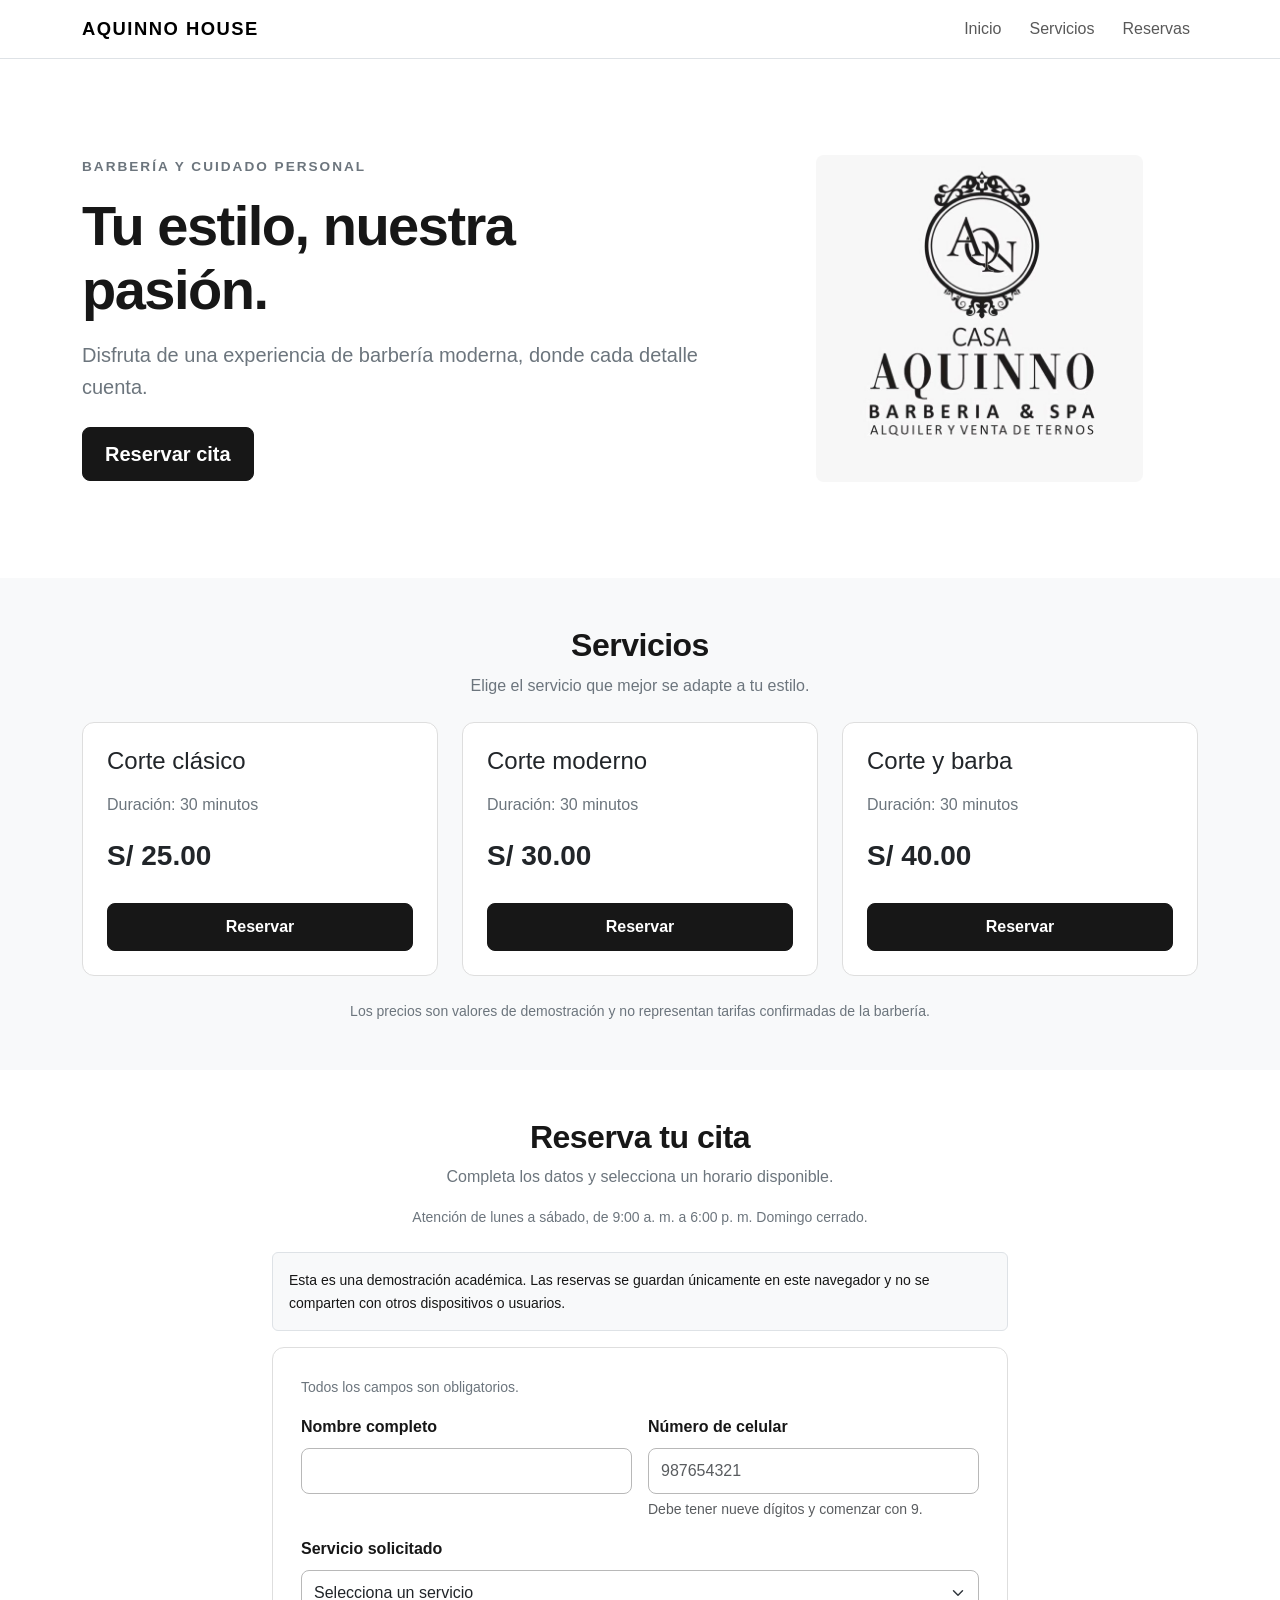
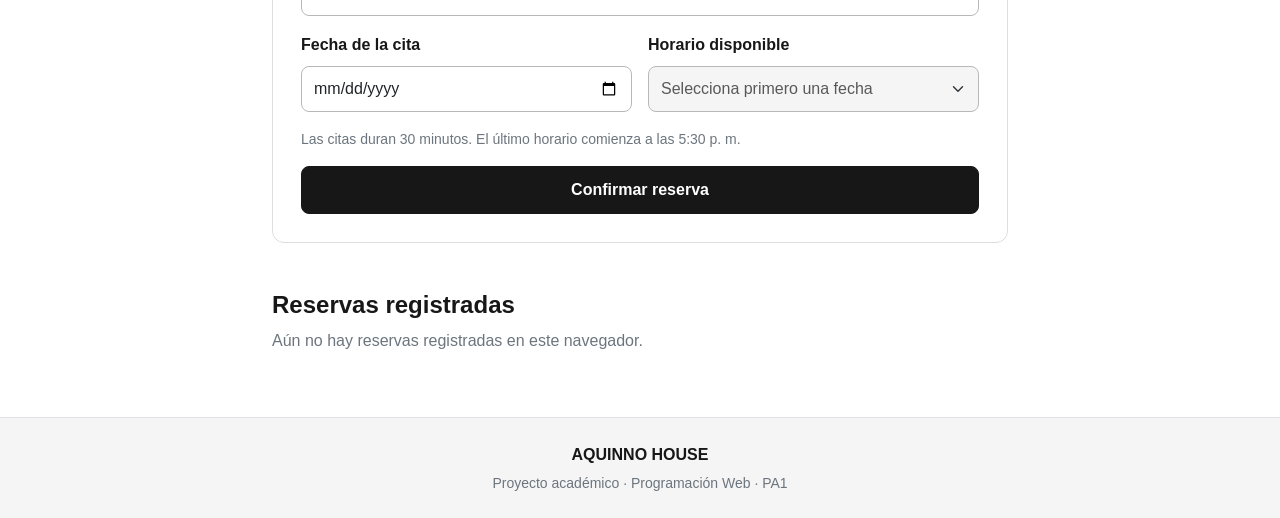
<file: index.html>
<!DOCTYPE html>
<html lang="es">
<head>
    <meta charset="UTF-8">
    <meta name="viewport" content="width=device-width, initial-scale=1.0">

    <meta
        name="description"
        content="Aquinno House: servicios de barbería y demostración de reservas de citas."
    >

    <title>AQUINNO HOUSE | Barbería</title>

    <!-- Se cargan los estilos de Bootstrap mediante CDN. -->
    <link
        href="https://cdn.jsdelivr.net/npm/bootstrap@5.3.8/dist/css/bootstrap.min.css"
        rel="stylesheet"
        integrity="sha384-sRIl4kxILFvY47J16cr9ZwB07vP4J8+LH7qKQnuqkuIAvNWLzeN8tE5YBujZqJLB"
        crossorigin="anonymous"
    >

    <!-- Se cargan los estilos propios después de Bootstrap. -->
    <link rel="stylesheet" href="css/styles.css">
</head>

<body>
    <!-- Se presenta el nombre de la barbería y el menú de navegación. -->
    <header class="border-bottom bg-white">
        <nav class="navbar navbar-expand-md" aria-label="Navegación principal">
            <div class="container">
                <a class="navbar-brand fw-bold" href="#inicio">
                    AQUINNO HOUSE
                </a>

                <!-- Se permite desplegar el menú en pantallas pequeñas. -->
                <button
                    class="navbar-toggler"
                    type="button"
                    data-bs-toggle="collapse"
                    data-bs-target="#menuPrincipal"
                    aria-controls="menuPrincipal"
                    aria-expanded="false"
                    aria-label="Abrir o cerrar el menú"
                >
                    <span class="navbar-toggler-icon"></span>
                </button>

                <div class="collapse navbar-collapse" id="menuPrincipal">
                    <ul class="navbar-nav ms-auto">
                        <li class="nav-item">
                            <a class="nav-link" href="#inicio">Inicio</a>
                        </li>

                        <li class="nav-item">
                            <a class="nav-link" href="#servicios">Servicios</a>
                        </li>

                        <li class="nav-item">
                            <a class="nav-link" href="#reservas">Reservas</a>
                        </li>
                    </ul>
                </div>
            </div>
        </nav>
    </header>

    <main>
        <!-- Se presenta la barbería junto a su imagen de identidad visual. -->
        <section id="inicio" class="py-5" aria-labelledby="tituloInicio">
            <div class="container py-5">
                <div class="row align-items-center g-5">
                    <div class="col-lg-7 text-center text-lg-start">
                        <p class="text-uppercase text-secondary fw-semibold">
                            Barbería y cuidado personal
                        </p>

                        <h1 id="tituloInicio" class="display-4 fw-bold">
                            Tu estilo, nuestra pasión.
                        </h1>

                        <p class="lead text-secondary mt-3 mb-4">
                            Disfruta de una experiencia de barbería moderna,
                            donde cada detalle cuenta.
                        </p>

                        <a href="#reservas" class="btn btn-dark btn-lg">
                            Reservar cita
                        </a>
                    </div>

                    <!-- Se adapta la imagen sin alterar sus proporciones. -->
                    <div class="col-lg-5 text-center">
                        <img
                            src="img/logo-aquinno.jpeg"
                            alt="Casa Aquinno, barbería y spa. Alquiler y venta de ternos."
                            class="img-fluid rounded-3 w-75"
                            width="666"
                            height="666"
                        >
                    </div>
                </div>
            </div>
        </section>

        <!-- Se muestran los servicios mediante tarjetas de Bootstrap. -->
        <section
            id="servicios"
            class="py-5 bg-light"
            aria-labelledby="tituloServicios"
        >
            <div class="container">
                <div class="text-center mb-4">
                    <h2 id="tituloServicios" class="fw-bold">Servicios</h2>

                    <p class="text-secondary">
                        Elige el servicio que mejor se adapte a tu estilo.
                    </p>
                </div>

                <div class="row g-4">
                    <div class="col-md-4">
                        <article class="card h-100">
                            <div class="card-body p-4 d-flex flex-column">
                                <h3 class="h4 card-title">Corte clásico</h3>
                                <p class="text-secondary">Duración: 30 minutos</p>
                                <p class="fs-3 fw-bold">S/ 25.00</p>

                                <!-- Se identifica el servicio para seleccionarlo con JavaScript. -->
                                <button
                                    type="button"
                                    class="btn btn-dark mt-auto"
                                    data-servicio="clasico"
                                    aria-label="Reservar corte clásico"
                                >
                                    Reservar
                                </button>
                            </div>
                        </article>
                    </div>

                    <div class="col-md-4">
                        <article class="card h-100">
                            <div class="card-body p-4 d-flex flex-column">
                                <h3 class="h4 card-title">Corte moderno</h3>
                                <p class="text-secondary">Duración: 30 minutos</p>
                                <p class="fs-3 fw-bold">S/ 30.00</p>

                                <button
                                    type="button"
                                    class="btn btn-dark mt-auto"
                                    data-servicio="moderno"
                                    aria-label="Reservar corte moderno"
                                >
                                    Reservar
                                </button>
                            </div>
                        </article>
                    </div>

                    <div class="col-md-4">
                        <article class="card h-100">
                            <div class="card-body p-4 d-flex flex-column">
                                <h3 class="h4 card-title">Corte y barba</h3>
                                <p class="text-secondary">Duración: 30 minutos</p>
                                <p class="fs-3 fw-bold">S/ 40.00</p>

                                <button
                                    type="button"
                                    class="btn btn-dark mt-auto"
                                    data-servicio="corte-barba"
                                    aria-label="Reservar corte y barba"
                                >
                                    Reservar
                                </button>
                            </div>
                        </article>
                    </div>
                </div>

                <p class="small text-secondary text-center mt-4 mb-0">
                    Los precios son valores de demostración y no representan
                    tarifas confirmadas de la barbería.
                </p>
            </div>
        </section>

        <!-- Se presenta el formulario y la lista de reservas del navegador. -->
        <section
            id="reservas"
            class="py-5"
            aria-labelledby="tituloReservas"
        >
            <div class="container">
                <div class="row justify-content-center">
                    <div class="col-lg-8">
                        <div class="text-center mb-4">
                            <h2 id="tituloReservas" class="fw-bold">
                                Reserva tu cita
                            </h2>

                            <p class="text-secondary">
                                Completa los datos y selecciona un horario disponible.
                            </p>

                            <p class="small text-secondary">
                                Atención de lunes a sábado, de 9:00 a. m.
                                a 6:00 p. m. Domingo cerrado.
                            </p>
                        </div>

                        <!-- Se aclara el alcance del almacenamiento local. -->
                        <p
                            id="avisoLocal"
                            class="border rounded p-3 bg-light small"
                        >
                            Esta es una demostración académica. Las reservas se
                            guardan únicamente en este navegador y no se comparten
                            con otros dispositivos o usuarios.
                        </p>

                        <!-- Se utilizan restricciones HTML y validaciones con JavaScript. -->
                        <form
                            id="formularioReserva"
                            aria-describedby="avisoLocal"
                        >
                            <p class="small text-secondary">
                                Todos los campos son obligatorios.
                            </p>

                            <div class="row g-3">
                                <div class="col-md-6">
                                    <label for="nombre" class="form-label">
                                        Nombre completo
                                    </label>

                                    <input
                                        type="text"
                                        class="form-control"
                                        id="nombre"
                                        name="nombre"
                                        autocomplete="name"
                                        minlength="2"
                                        maxlength="100"
                                        required
                                    >
                                </div>

                                <div class="col-md-6">
                                    <label for="celular" class="form-label">
                                        Número de celular
                                    </label>

                                    <input
                                        type="tel"
                                        class="form-control"
                                        id="celular"
                                        name="celular"
                                        autocomplete="tel"
                                        inputmode="numeric"
                                        pattern="9[0-9]{8}"
                                        minlength="9"
                                        maxlength="9"
                                        placeholder="987654321"
                                        aria-describedby="ayudaCelular"
                                        title="Se requiere un celular peruano de nueve dígitos que comience con 9."
                                        required
                                    >

                                    <div id="ayudaCelular" class="form-text">
                                        Debe tener nueve dígitos y comenzar con 9.
                                    </div>
                                </div>

                                <div class="col-12">
                                    <label for="servicio" class="form-label">
                                        Servicio solicitado
                                    </label>

                                    <select
                                        class="form-select"
                                        id="servicio"
                                        name="servicio"
                                        required
                                    >
                                        <option value="">
                                            Selecciona un servicio
                                        </option>
                                        <option value="clasico">
                                            Corte clásico — S/ 25.00
                                        </option>
                                        <option value="moderno">
                                            Corte moderno — S/ 30.00
                                        </option>
                                        <option value="corte-barba">
                                            Corte y barba — S/ 40.00
                                        </option>
                                    </select>
                                </div>

                                <div class="col-md-6">
                                    <label for="fecha" class="form-label">
                                        Fecha de la cita
                                    </label>

                                    <input
                                        type="date"
                                        class="form-control"
                                        id="fecha"
                                        name="fecha"
                                        required
                                    >
                                </div>

                                <div class="col-md-6">
                                    <label for="horario" class="form-label">
                                        Horario disponible
                                    </label>

                                    <!-- Se cargarán los horarios según la fecha seleccionada. -->
                                    <select
                                        class="form-select"
                                        id="horario"
                                        name="horario"
                                        aria-describedby="estadoHorarios"
                                        disabled
                                        required
                                    >
                                        <option value="">
                                            Selecciona primero una fecha
                                        </option>
                                    </select>
                                </div>

                                <div class="col-12">
                                    <p
                                        id="estadoHorarios"
                                        class="small text-secondary mb-0"
                                        role="status"
                                    >
                                        Las citas tienen una duración de 30 minutos.
                                        El último horario comienza a las 5:30 p. m.
                                    </p>
                                </div>

                                <div class="col-12">
                                    <!-- Se enviará el formulario antes de abrir el modal. -->
                                    <button
                                        type="submit"
                                        class="btn btn-dark w-100"
                                    >
                                        Confirmar reserva
                                    </button>
                                </div>
                            </div>
                        </form>

                        <!-- Se muestran los errores y los avisos de cancelación. -->
                        <div
                            id="mensajeReserva"
                            class="mt-3"
                            role="status"
                            aria-atomic="true"
                        ></div>

                        <!-- Se mostrarán las reservas y sus botones de cancelación. -->
                        <div class="mt-5">
                            <h3 id="tituloListaReservas" class="h4 fw-bold">
                                Reservas registradas
                            </h3>

                            <p id="sinReservas" class="text-secondary">
                                Aún no hay reservas registradas en este navegador.
                            </p>

                            <ul
                                id="listaReservas"
                                class="list-group"
                                aria-labelledby="tituloListaReservas"
                            ></ul>
                        </div>
                    </div>
                </div>
            </div>
        </section>
    </main>

    <!-- Se identifica el sitio y su propósito académico. -->
    <footer class="border-top py-4">
        <div class="container text-center">
            <p class="fw-bold mb-1">AQUINNO HOUSE</p>

            <p class="small text-secondary mb-0">
                Proyecto académico · Programación Web · PA1
            </p>
        </div>
    </footer>

    <!-- Se prepara el modal que confirmará una reserva guardada. -->
    <div
        class="modal fade"
        id="modalConfirmacion"
        tabindex="-1"
        aria-labelledby="tituloModalConfirmacion"
        aria-describedby="descripcionModalConfirmacion"
        aria-hidden="true"
    >
        <div class="modal-dialog modal-dialog-centered modal-dialog-scrollable">
            <div class="modal-content">
                <div class="modal-header">
                    <h2
                        class="modal-title fs-5 fw-bold"
                        id="tituloModalConfirmacion"
                    >
                        Reserva confirmada
                    </h2>

                    <button
                        type="button"
                        class="btn-close"
                        data-bs-dismiss="modal"
                        aria-label="Cerrar confirmación"
                    ></button>
                </div>

                <div class="modal-body">
                    <p id="descripcionModalConfirmacion">
                        La cita se registró correctamente en este navegador.
                    </p>

                    <!-- Se completará el resumen mediante JavaScript. -->
                    <dl class="row mb-0">
                        <dt class="col-sm-4">Cliente</dt>
                        <dd
                            class="col-sm-8 text-break"
                            id="confirmacionNombre"
                        ></dd>

                        <dt class="col-sm-4">Servicio</dt>
                        <dd class="col-sm-8" id="confirmacionServicio"></dd>

                        <dt class="col-sm-4">Fecha</dt>
                        <dd class="col-sm-8" id="confirmacionFecha"></dd>

                        <dt class="col-sm-4">Hora</dt>
                        <dd class="col-sm-8" id="confirmacionHora"></dd>

                        <dt class="col-sm-4">Precio</dt>
                        <dd class="col-sm-8" id="confirmacionPrecio"></dd>
                    </dl>

                    <p class="small text-secondary mt-3 mb-0">
                        Demostración académica: esta cita no se envía
                        a un sistema de reservas de la barbería.
                    </p>
                </div>

                <div class="modal-footer">
                    <!-- Se cierra la ventana sin modificar la reserva. -->
                    <button
                        type="button"
                        class="btn btn-dark"
                        data-bs-dismiss="modal"
                    >
                        Entendido
                    </button>
                </div>
            </div>
        </div>
    </div>

    <!-- Se cargan los componentes interactivos de Bootstrap. -->
    <script
        src="https://cdn.jsdelivr.net/npm/bootstrap@5.3.8/dist/js/bootstrap.bundle.min.js"
        integrity="sha384-FKyoEForCGlyvwx9Hj09JcYn3nv7wiPVlz7YYwJrWVcXK/BmnVDxM+D2scQbITxI"
        crossorigin="anonymous"
    ></script>

    <!-- Se carga la lógica propia después del contenido HTML. -->
    <script src="js/app.js"></script>
</body>
</html>
</file>
<file: css/styles.css>
/* Se definen los colores generales para facilitar su modificación. */
:root {
    --color-fondo: #ffffff;
    --color-texto: #171717;
    --color-secundario: #595959;
    --color-superficie: #f5f5f5;
    --color-borde: #dedede;
}

/* Se establece el desplazamiento suave entre las secciones. */
html {
    scroll-behavior: smooth;
}

/* Se configura la apariencia general de la página. */
body {
    margin: 0;
    font-family: Arial, Helvetica, sans-serif;
    color: var(--color-texto);
    background-color: var(--color-fondo);
    line-height: 1.6;
}

/* Se deja un espacio al navegar hacia una sección. */
section {
    scroll-margin-top: 24px;
}

/* Se personaliza el nombre tipográfico de la barbería. */
.navbar-brand {
    font-size: 1.15rem;
    letter-spacing: 1.5px;
}

/* Se mejora el espacio alrededor de los enlaces del menú. */
.navbar-nav {
    gap: 12px;
}

.nav-link {
    color: var(--color-secundario);
    font-weight: 500;
}

.nav-link:hover,
.nav-link:focus {
    color: var(--color-texto);
    text-decoration: underline;
    text-underline-offset: 6px;
}

/* Se limita el ancho del título y se centra en pantallas pequeñas. */
#inicio h1 {
    max-width: 850px;
    margin-inline: auto;
    letter-spacing: -1.5px;
    line-height: 1.15;
}

/* Se limita el ancho de la descripción para facilitar su lectura. */
#inicio .lead {
    max-width: 650px;
    margin-inline: auto;
}

/* Se ajusta el espacio entre letras del texto introductorio. */
#inicio .text-uppercase {
    font-size: 0.85rem;
    letter-spacing: 2px;
}

/* Se establece una apariencia uniforme para los títulos de sección. */
h2 {
    letter-spacing: -0.5px;
}

/* Se personalizan las tarjetas sin alterar la cuadrícula de Bootstrap. */
.card {
    border: 1px solid var(--color-borde);
    border-radius: 12px;
    background-color: var(--color-fondo);
}

.card-title {
    margin-bottom: 16px;
}

.card-body .fs-3 {
    margin-bottom: 24px;
}

/* Se unifica la apariencia de botones y enlaces con estilo de botón. */
.btn {
    padding: 11px 22px;
    border-radius: 8px;
    font-weight: 600;
}

.btn-dark {
    --bs-btn-bg: #171717;
    --bs-btn-border-color: #171717;
    --bs-btn-hover-bg: #333333;
    --bs-btn-hover-border-color: #333333;
    --bs-btn-active-bg: #333333;
    --bs-btn-active-border-color: #333333;
}

/* Se resalta el formulario como un bloque independiente. */
#formularioReserva {
    padding: 28px;
    border: 1px solid var(--color-borde);
    border-radius: 12px;
    background-color: var(--color-fondo);
}

/* Se mejora la legibilidad de las etiquetas y los campos. */
.form-label {
    font-weight: 600;
}

.form-control,
.form-select {
    min-height: 46px;
    border-color: #b8b8b8;
    border-radius: 8px;
}

.form-control:focus,
.form-select:focus {
    border-color: var(--color-texto);
    box-shadow: 0 0 0 3px rgb(23 23 23 / 12%);
}

/* Se diferencia el selector cuando todavía no está disponible. */
.form-select:disabled {
    color: var(--color-secundario);
    background-color: var(--color-superficie);
}

/* Se evita que los mensajes largos desborden su contenedor. */
#mensajeReserva,
#listaReservas {
    overflow-wrap: anywhere;
}

/* Se separan visualmente las reservas registradas. */
#listaReservas {
    gap: 12px;
}

#listaReservas .list-group-item {
    padding: 20px;
    border: 1px solid var(--color-borde);
    border-radius: 10px;
}

/* Se mantiene visible el foco al navegar mediante el teclado. */
a:focus-visible,
button:focus-visible {
    outline: 3px solid var(--color-texto);
    outline-offset: 4px;
}

/* Se aplica un fondo discreto al pie de página. */
footer {
    background-color: var(--color-superficie);
}

/* Se alinean el título y la descripción cuando el inicio tiene dos columnas. */
@media (min-width: 992px) {
    #inicio h1,
    #inicio .lead {
        margin-inline: 0;
    }
}

/* Se ajustan los espacios y tamaños para pantallas pequeñas. */
@media (max-width: 767.98px) {
    .navbar-brand {
        font-size: 1rem;
        letter-spacing: 1px;
    }

    .navbar-nav {
        gap: 0;
        padding-block: 12px;
    }

    #inicio > .container {
        padding-block: 24px !important;
    }

    #inicio h1 {
        font-size: 2.3rem;
        letter-spacing: -1px;
    }

    #inicio .lead {
        font-size: 1.05rem;
    }

    #formularioReserva {
        padding: 20px;
    }
}

/* Se respeta la preferencia de reducir el movimiento en pantalla. */
@media (prefers-reduced-motion: reduce) {
    html {
        scroll-behavior: auto;
    }
}
</file>
